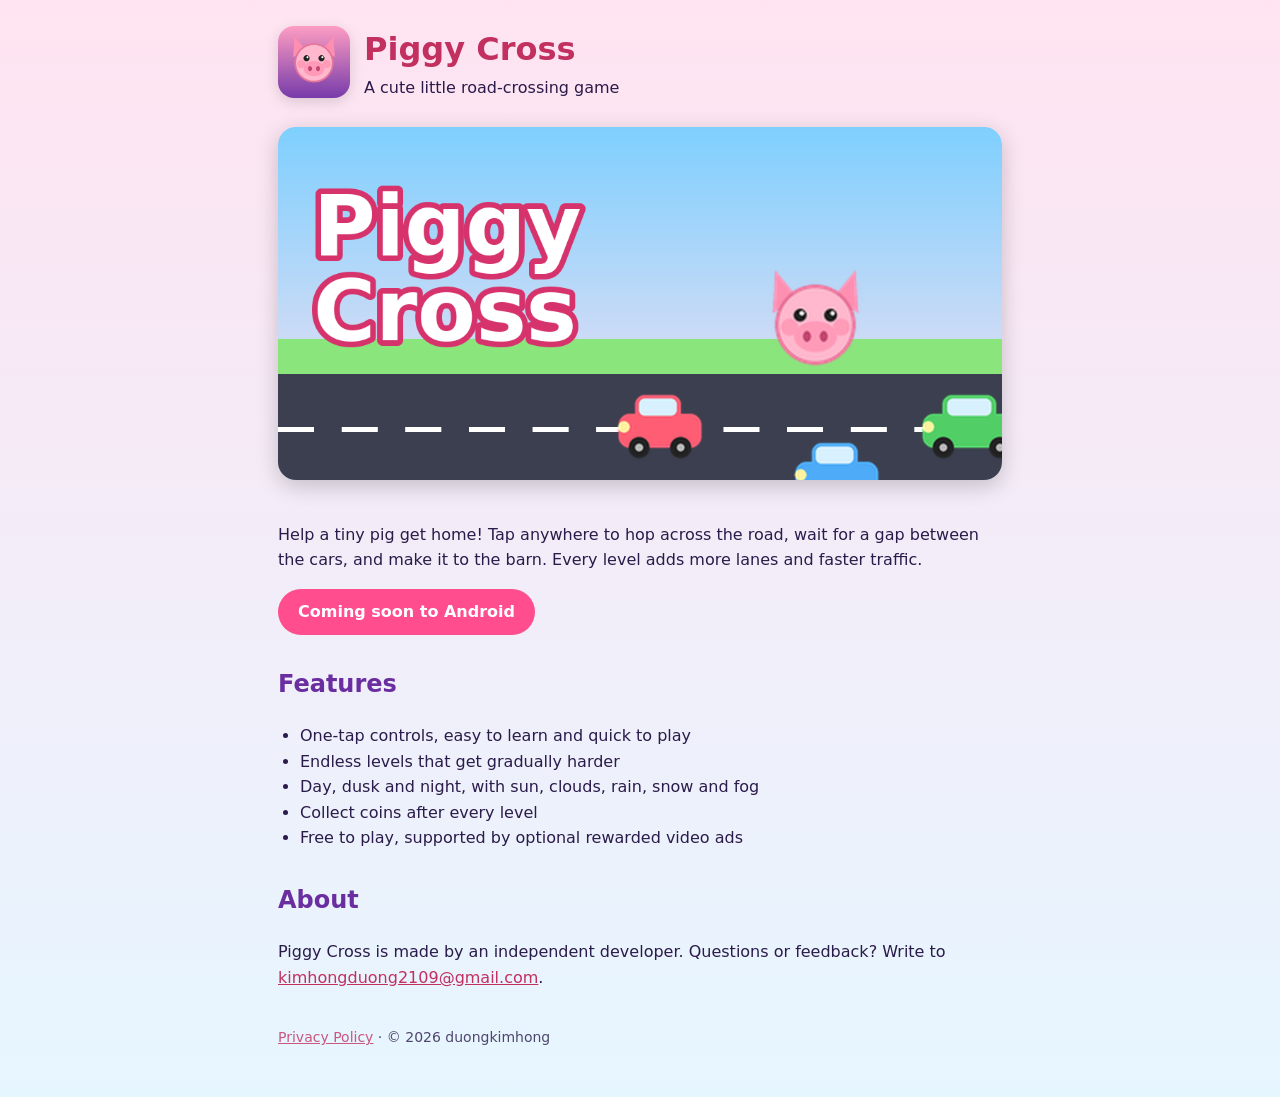
<file: index.html>
<!DOCTYPE html>
<html lang="en">
<head>
<meta charset="utf-8">
<meta name="viewport" content="width=device-width,initial-scale=1">
<title>Piggy Cross – a cute road-crossing game</title>
<meta name="description" content="Piggy Cross is a free, casual Android game: tap to hop a little pig across busy roads in changing weather.">
<link rel="icon" href="icon.png">
<link rel="stylesheet" href="style.css">
</head>
<body>
<div class="wrap">
  <header>
    <img src="icon.png" alt="Piggy Cross icon">
    <div><h1>Piggy Cross</h1><div>A cute little road-crossing game</div></div>
  </header>
  <img class="hero" src="hero.png" alt="Piggy Cross artwork: a pink pig and cars on a road">
  <p>Help a tiny pig get home! Tap anywhere to hop across the road, wait for a gap between the cars, and make it to the barn. Every level adds more lanes and faster traffic.</p>
  <p><span class="badge">Coming soon to Android</span></p>
  <h2>Features</h2>
  <ul>
    <li>One-tap controls, easy to learn and quick to play</li>
    <li>Endless levels that get gradually harder</li>
    <li>Day, dusk and night, with sun, clouds, rain, snow and fog</li>
    <li>Collect coins after every level</li>
    <li>Free to play, supported by optional rewarded video ads</li>
  </ul>
  <h2>About</h2>
  <p>Piggy Cross is made by an independent developer. Questions or feedback? Write to <a href="mailto:YOUR-EMAIL@example.com">kimhongduong2109@gmail.com</a>.</p>
  <footer><a href="privacy.html">Privacy Policy</a> · &copy; 2026 duongkimhong</footer>
</div>
</body>
</html>
</file>
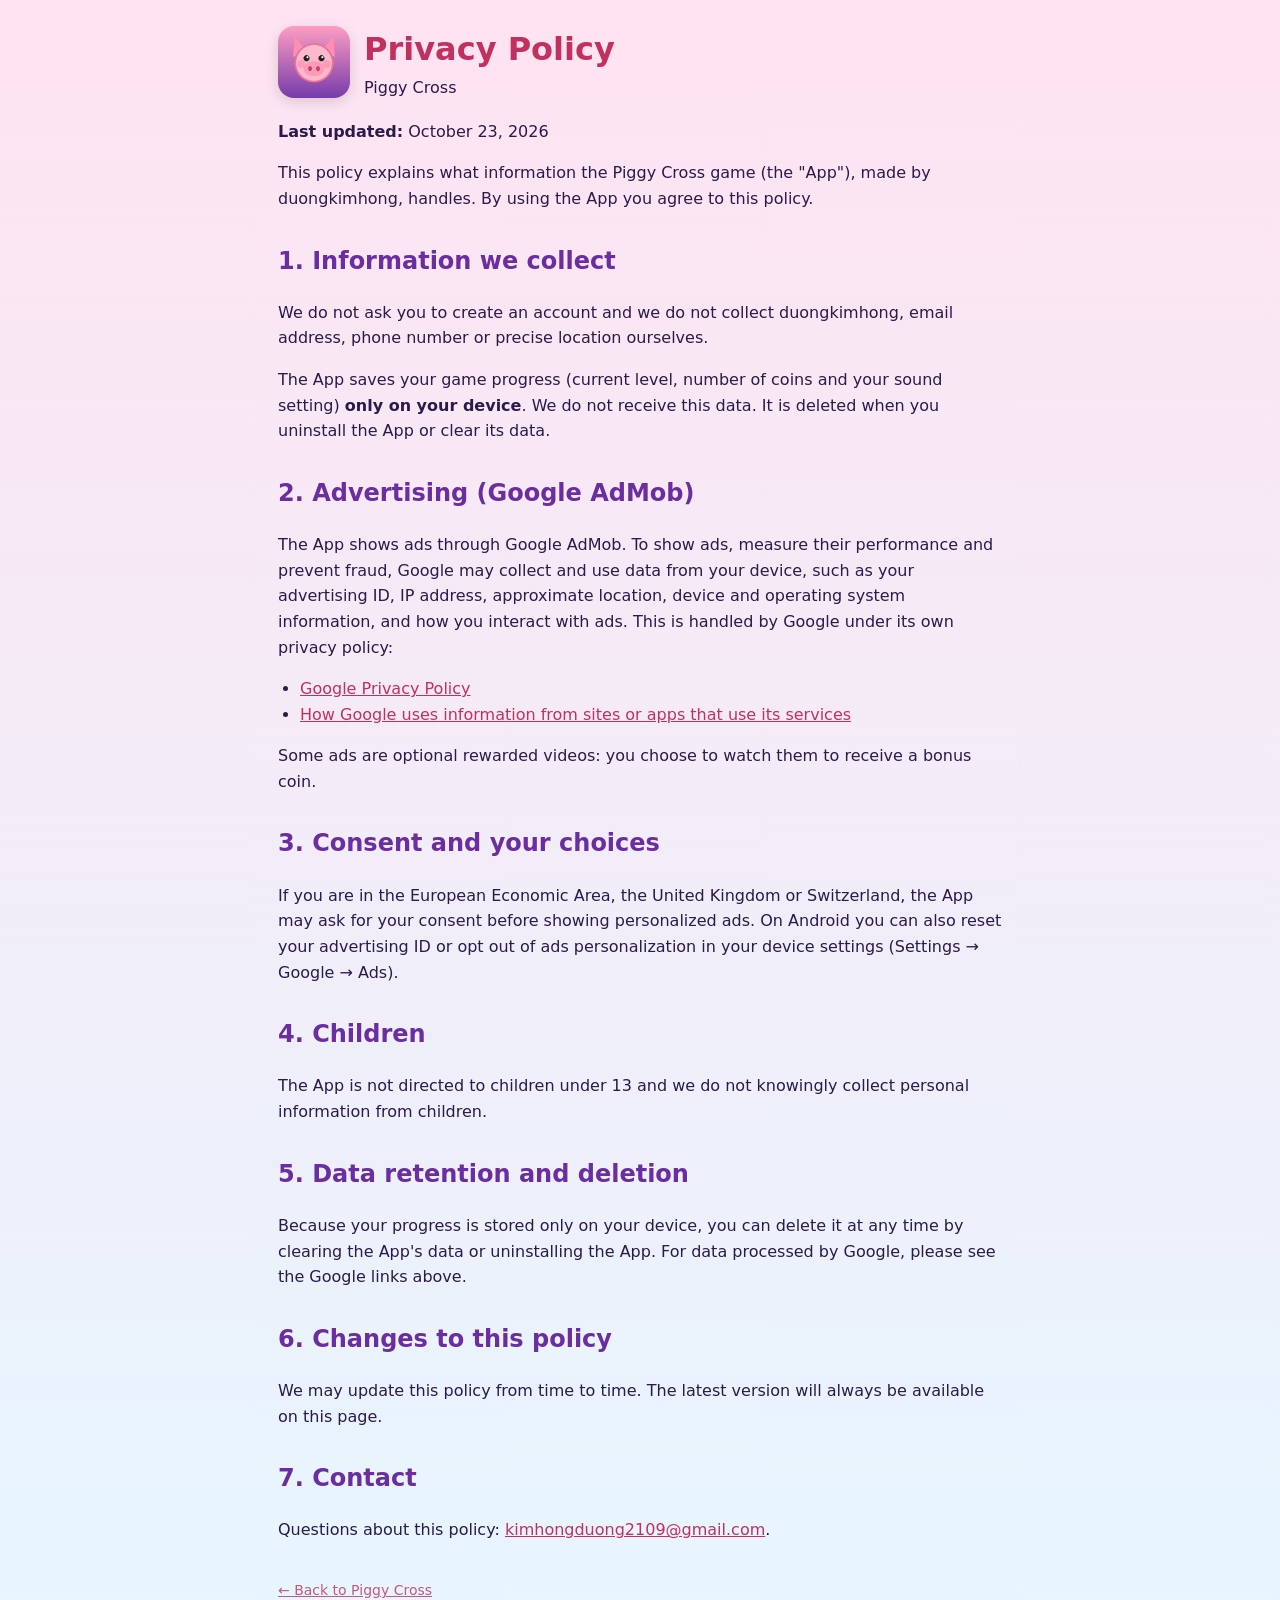
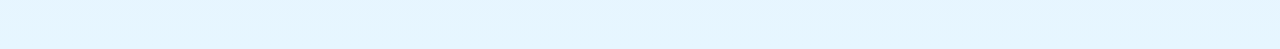
<file: privacy.html>
<!DOCTYPE html>
<html lang="en">
<head>
<meta charset="utf-8">
<meta name="viewport" content="width=device-width,initial-scale=1">
<title>Privacy Policy – Piggy Cross</title>
<link rel="icon" href="icon.png">
<link rel="stylesheet" href="style.css">
</head>
<body>
<div class="wrap">
  <header><img src="icon.png" alt="Piggy Cross icon"><div><h1>Privacy Policy</h1><div>Piggy Cross</div></div></header>
  <p><b>Last updated:</b> October 23, 2026</p>
  <p>This policy explains what information the Piggy Cross game (the "App"), made by duongkimhong, handles. By using the App you agree to this policy.</p>

  <h2>1. Information we collect</h2>
  <p>We do not ask you to create an account and we do not collect duongkimhong, email address, phone number or precise location ourselves.</p>
  <p>The App saves your game progress (current level, number of coins and your sound setting) <b>only on your device</b>. We do not receive this data. It is deleted when you uninstall the App or clear its data.</p>

  <h2>2. Advertising (Google AdMob)</h2>
  <p>The App shows ads through Google AdMob. To show ads, measure their performance and prevent fraud, Google may collect and use data from your device, such as your advertising ID, IP address, approximate location, device and operating system information, and how you interact with ads. This is handled by Google under its own privacy policy:</p>
  <ul>
    <li><a href="https://policies.google.com/privacy">Google Privacy Policy</a></li>
    <li><a href="https://policies.google.com/technologies/partner-sites">How Google uses information from sites or apps that use its services</a></li>
  </ul>
  <p>Some ads are optional rewarded videos: you choose to watch them to receive a bonus coin.</p>

  <h2>3. Consent and your choices</h2>
  <p>If you are in the European Economic Area, the United Kingdom or Switzerland, the App may ask for your consent before showing personalized ads. On Android you can also reset your advertising ID or opt out of ads personalization in your device settings (Settings &rarr; Google &rarr; Ads).</p>

  <h2>4. Children</h2>
  <p>The App is not directed to children under 13 and we do not knowingly collect personal information from children.</p>

  <h2>5. Data retention and deletion</h2>
  <p>Because your progress is stored only on your device, you can delete it at any time by clearing the App's data or uninstalling the App. For data processed by Google, please see the Google links above.</p>

  <h2>6. Changes to this policy</h2>
  <p>We may update this policy from time to time. The latest version will always be available on this page.</p>

  <h2>7. Contact</h2>
  <p>Questions about this policy: <a href="mailto:kimhongduong2109@gmail.com">kimhongduong2109@gmail.com</a>.</p>
  <footer><a href="index.html">&larr; Back to Piggy Cross</a></footer>
</div>
</body>
</html>
</file>
<file: style.css>
:root{color-scheme:light}
*{box-sizing:border-box}
body{margin:0;font-family:"Trebuchet MS",system-ui,sans-serif;color:#2b1b4a;background:linear-gradient(#ffe3f1,#e6f6ff);line-height:1.6}
.wrap{max-width:760px;margin:0 auto;padding:24px 18px 48px}
header{display:flex;align-items:center;gap:14px;margin-bottom:18px}
header img{width:72px;height:72px;border-radius:16px;box-shadow:0 4px 14px #0002}
h1{margin:0;font-size:32px;color:#c2305f}
h2{margin-top:30px;color:#6a2ea0}
.hero{width:100%;border-radius:18px;box-shadow:0 6px 22px #0003;margin:8px 0 18px}
.badge{display:inline-block;background:#ff4d8d;color:#fff;font-weight:800;border-radius:24px;padding:10px 20px}
ul{padding-left:22px}
a{color:#c2305f}
footer{margin-top:36px;font-size:14px;opacity:.8}
</file>
